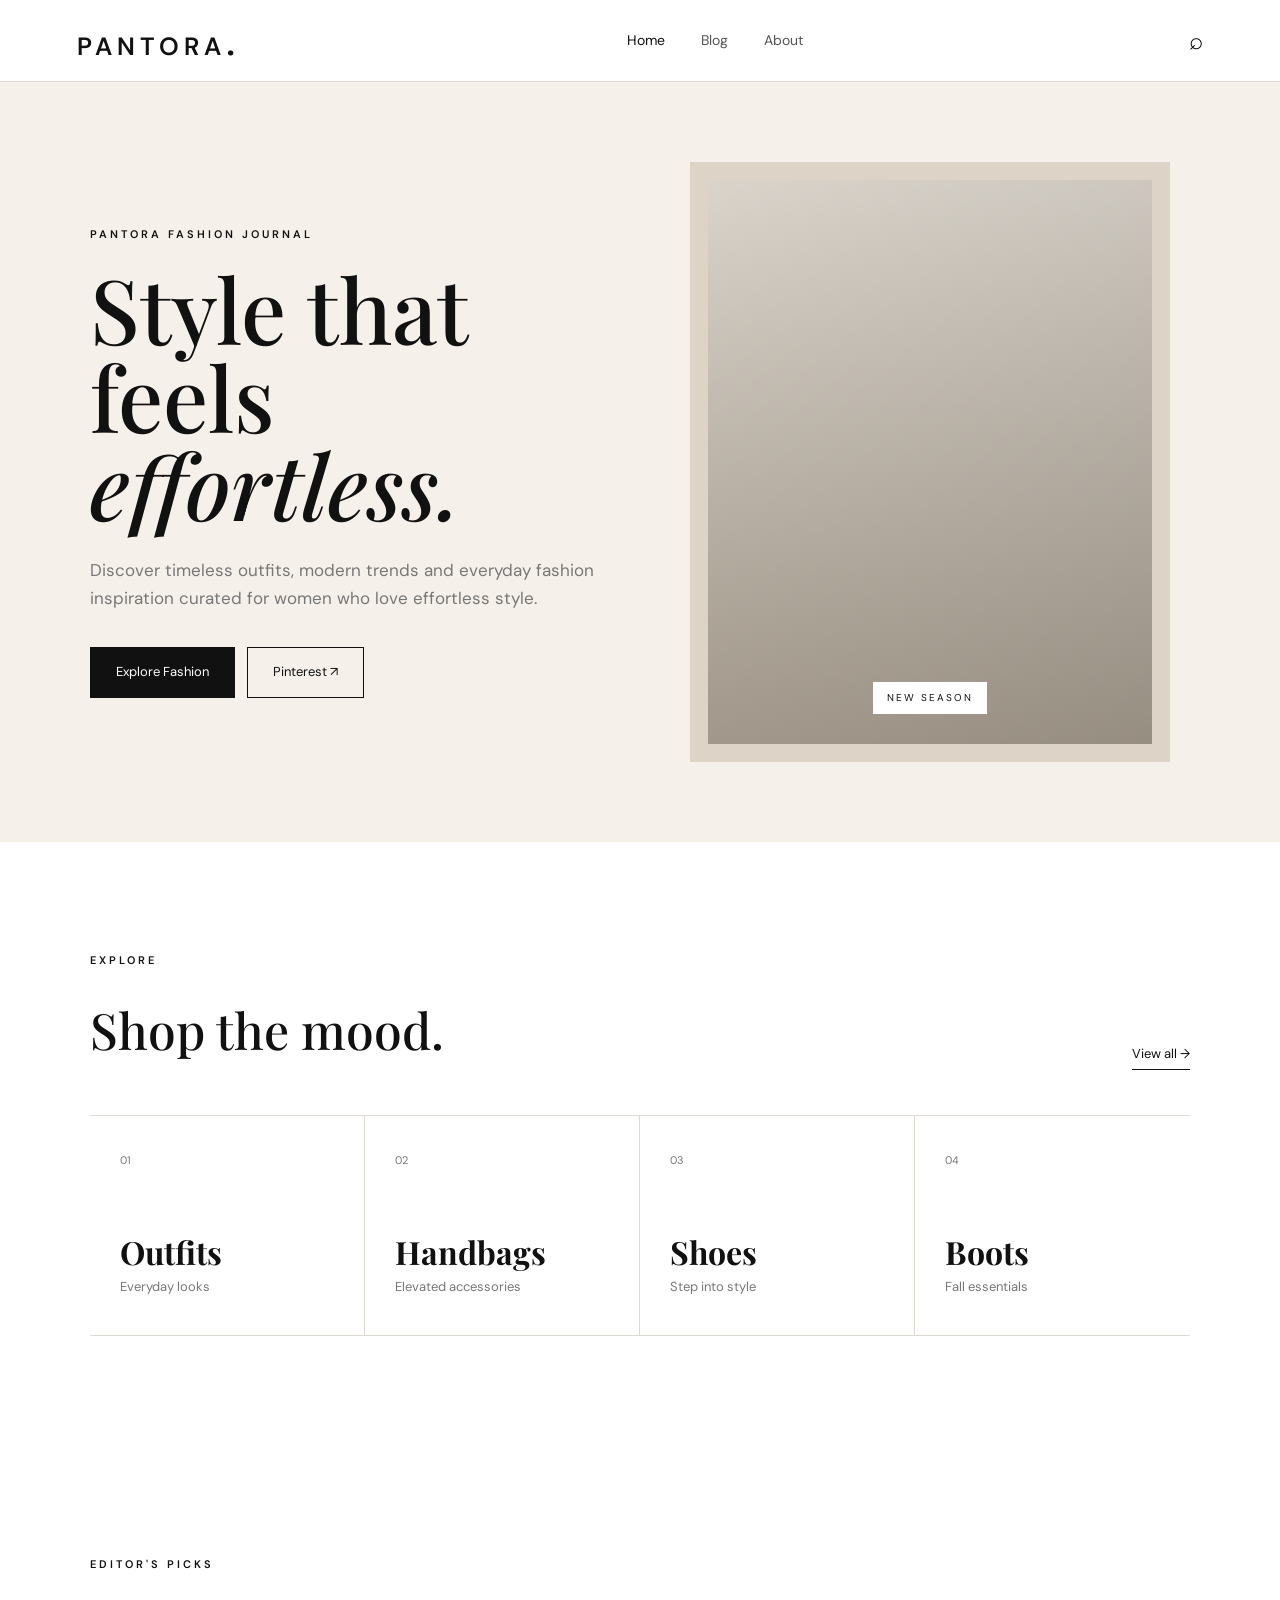
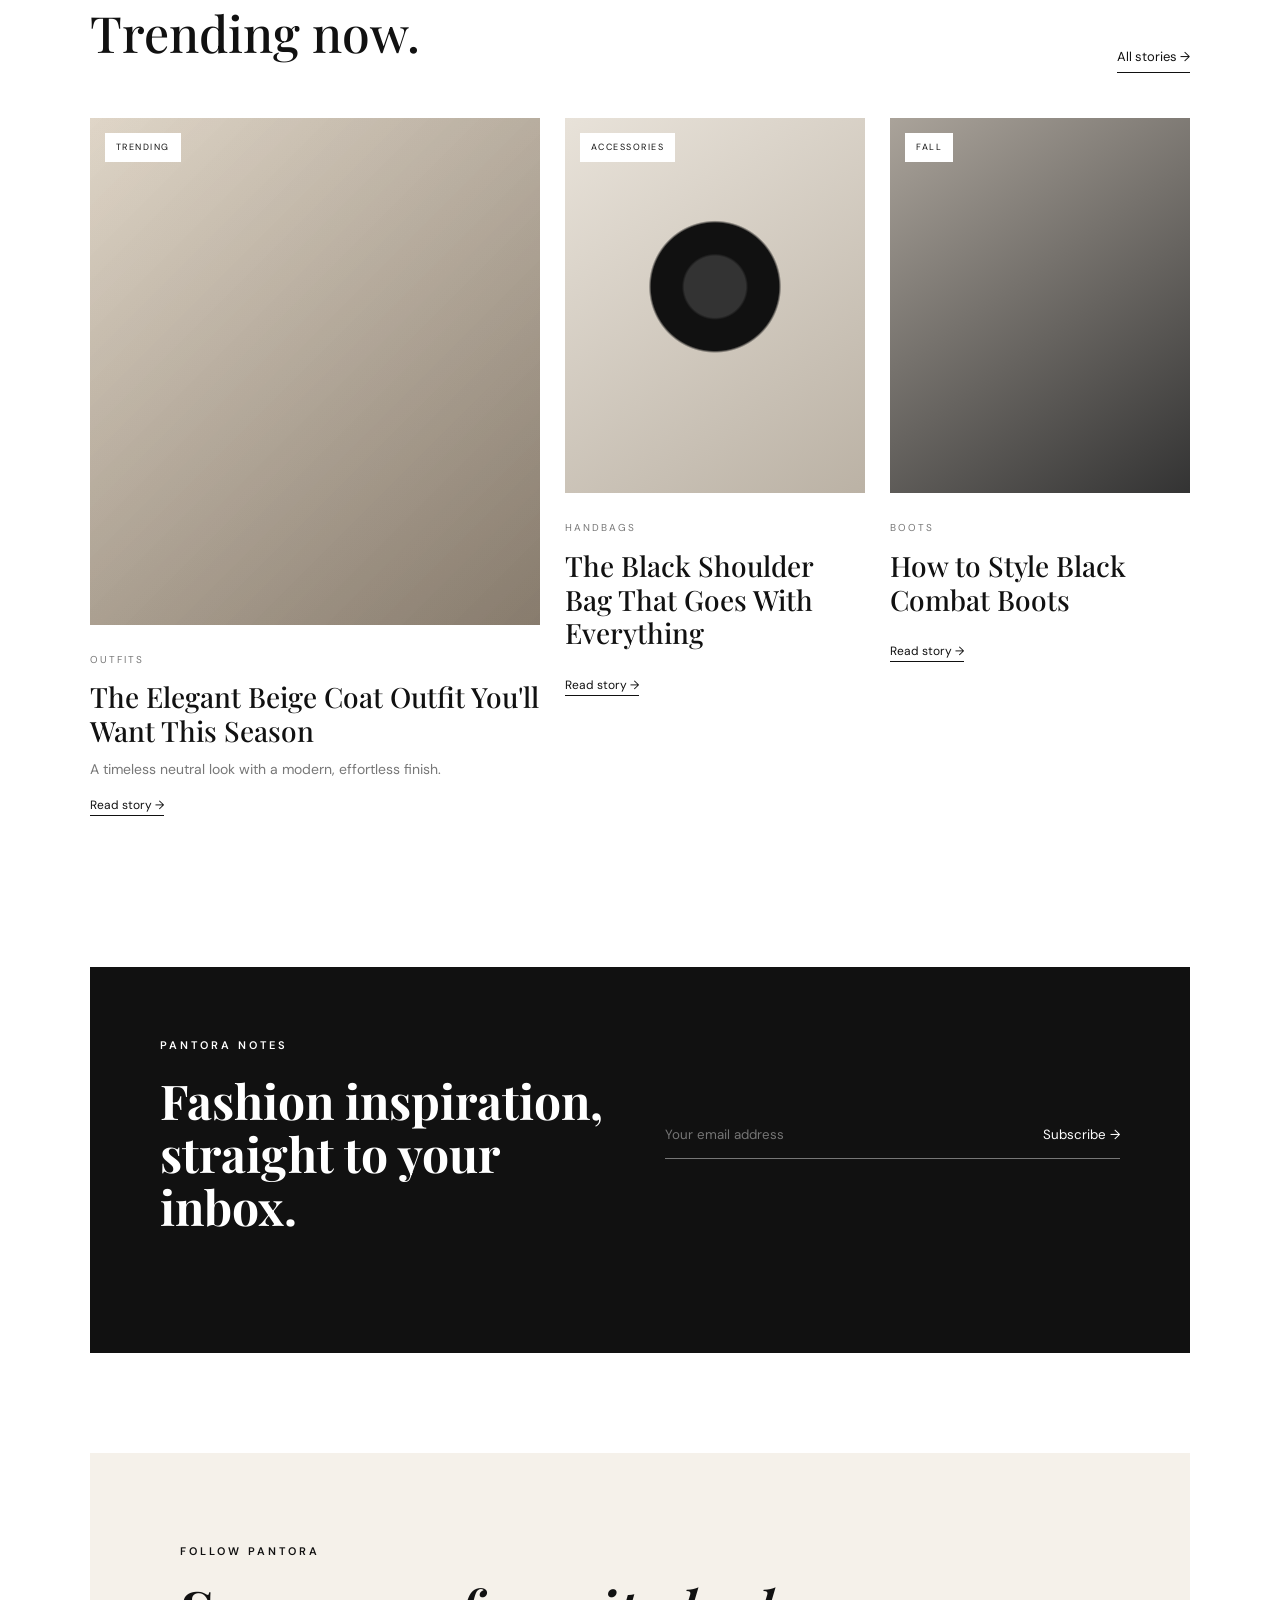
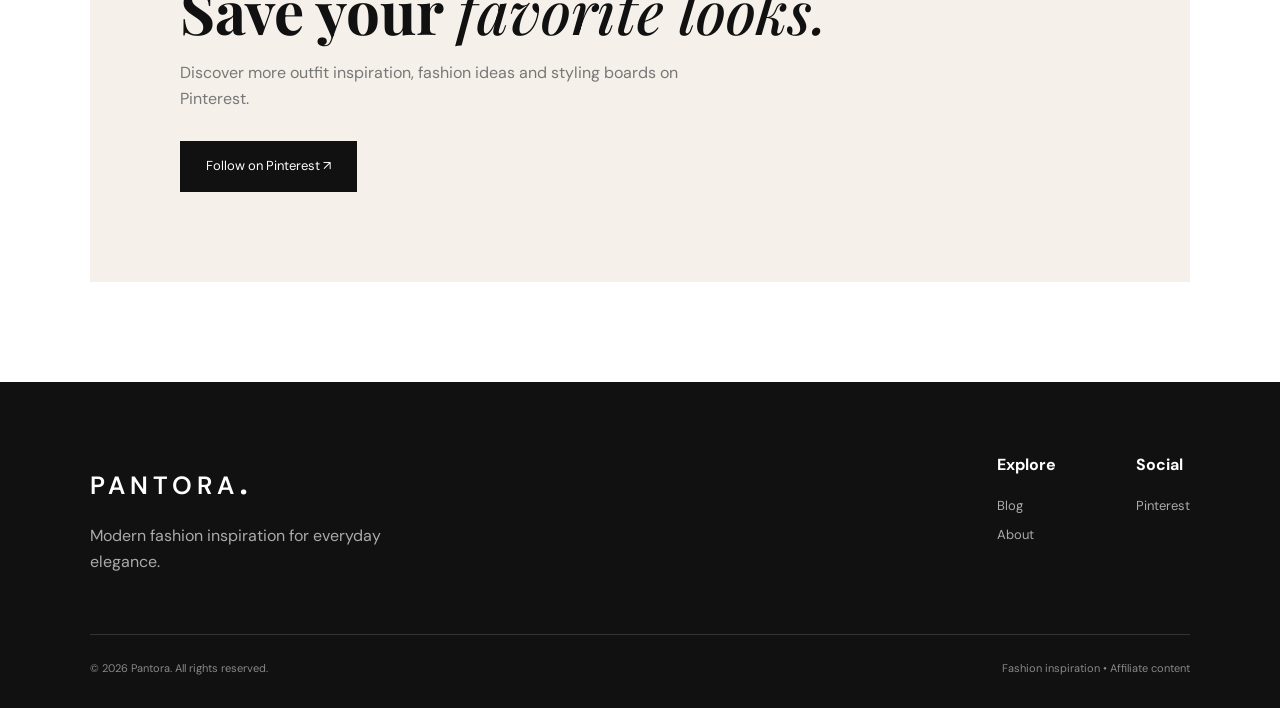
<file: index.html>
<!DOCTYPE html>
<html lang="en">
<head>
    <meta charset="UTF-8">
    <meta name="p:domain_verify" content="810a0c16a9f5f5f10b483febbb615e4e">

    <title>Pantora | Women's Fashion & Outfit Ideas</title>
    <meta name="description" content="Pantora brings stylish women's outfit ideas, fashion trends, handbags, shoes, boots and everyday style inspiration.">

    <link rel="stylesheet" href="style.css">
</head>

<body>

<header class="navbar">

    <a href="index.html" class="logo">
        PANTORA<span>.</span>
    </a>

    <nav id="navMenu">
        <a href="index.html" class="active">Home</a>
        <a href="blog.html">Blog</a>
        <a href="about.html">About</a>
    </nav>

    <div class="nav-actions">
        <button id="searchOpen" aria-label="Search">⌕</button>
        <button id="menuBtn" aria-label="Menu">☰</button>
    </div>

</header>


<!-- Search -->

<div class="search-overlay" id="searchOverlay">

    <button class="close-search" id="searchClose">×</button>

    <div class="search-box">
        <span>⌕</span>
        <input
            type="text"
            id="searchInput"
            placeholder="Search fashion, bags, shoes..."
        >
    </div>

    <div id="searchResults"></div>

</div>


<main>

    <!-- Hero -->

    <section class="hero">

        <div class="hero-content">

            <p class="eyebrow">PANTORA FASHION JOURNAL</p>

            <h1>
                Style that feels
                <em>effortless.</em>
            </h1>

            <p class="hero-text">
                Discover timeless outfits, modern trends and everyday
                fashion inspiration curated for women who love effortless style.
            </p>

            <div class="hero-buttons">

                <a href="blog.html" class="btn primary">
                    Explore Fashion
                </a>

                <a href="https://www.pinterest.com/pantorafashion/"
                   target="_blank"
                   class="btn secondary">
                    Pinterest ↗
                </a>

            </div>

        </div>

        <div class="hero-image">

            <div class="hero-card">

                <div class="hero-model">
                    <span>NEW SEASON</span>
                </div>

            </div>

        </div>

    </section>


    <!-- Categories -->

    <section class="section">

        <div class="section-heading">

            <div>
                <p class="eyebrow">EXPLORE</p>
                <h2>Shop the mood.</h2>
            </div>

            <a href="blog.html">View all →</a>

        </div>


        <div class="categories">

            <a href="blog.html?category=outfits" class="category-card">
                <span>01</span>
                <h3>Outfits</h3>
                <p>Everyday looks</p>
            </a>

            <a href="blog.html?category=bags" class="category-card">
                <span>02</span>
                <h3>Handbags</h3>
                <p>Elevated accessories</p>
            </a>

            <a href="blog.html?category=shoes" class="category-card">
                <span>03</span>
                <h3>Shoes</h3>
                <p>Step into style</p>
            </a>

            <a href="blog.html?category=boots" class="category-card">
                <span>04</span>
                <h3>Boots</h3>
                <p>Fall essentials</p>
            </a>

        </div>

    </section>


    <!-- Featured -->

    <section class="section featured-section">

        <div class="section-heading">

            <div>
                <p class="eyebrow">EDITOR'S PICKS</p>
                <h2>Trending now.</h2>
            </div>

            <a href="blog.html">All stories →</a>

        </div>


        <div class="post-grid">

            <article class="post-card large">

                <a href="post.html?id=beige-coat">

                    <div class="post-image beige-coat">
                        <span class="image-label">TRENDING</span>
                    </div>

                    <div class="post-info">

                        <span class="category">OUTFITS</span>

                        <h3>
                            The Elegant Beige Coat Outfit
                            You'll Want This Season
                        </h3>

                        <p>
                            A timeless neutral look with a modern,
                            effortless finish.
                        </p>

                        <span class="read-more">
                            Read story →
                        </span>

                    </div>

                </a>

            </article>


            <article class="post-card">

                <a href="post.html?id=black-bag">

                    <div class="post-image black-bag">
                        <span class="image-label">ACCESSORIES</span>
                    </div>

                    <div class="post-info">

                        <span class="category">HANDBAGS</span>

                        <h3>
                            The Black Shoulder Bag
                            That Goes With Everything
                        </h3>

                        <span class="read-more">
                            Read story →
                        </span>

                    </div>

                </a>

            </article>


            <article class="post-card">

                <a href="post.html?id=combat-boots">

                    <div class="post-image combat-boots">
                        <span class="image-label">FALL</span>
                    </div>

                    <div class="post-info">

                        <span class="category">BOOTS</span>

                        <h3>
                            How to Style Black Combat Boots
                        </h3>

                        <span class="read-more">
                            Read story →
                        </span>

                    </div>

                </a>

            </article>

        </div>

    </section>


    <!-- Newsletter -->

    <section class="newsletter">

        <div>

            <p class="eyebrow">PANTORA NOTES</p>

            <h2>
                Fashion inspiration,
                straight to your inbox.
            </h2>

        </div>

        <form id="newsletterForm">

            <input
                type="email"
                id="emailInput"
                placeholder="Your email address"
                required
            >

            <button type="submit">
                Subscribe →
            </button>

        </form>

        <p class="form-message" id="formMessage"></p>

    </section>


    <!-- Pinterest -->

    <section class="pinterest-section">

        <div>

            <p class="eyebrow">FOLLOW PANTORA</p>

            <h2>
                Save your
                <em>favorite looks.</em>
            </h2>

            <p>
                Discover more outfit inspiration,
                fashion ideas and styling boards on Pinterest.
            </p>

            <a
                href="https://www.pinterest.com/pantorafashion/"
                target="_blank"
                class="btn primary"
            >
                Follow on Pinterest ↗
            </a>

        </div>

    </section>

</main>


<footer>

    <div class="footer-top">

        <div>

            <a href="index.html" class="logo">
                PANTORA<span>.</span>
            </a>

            <p>
                Modern fashion inspiration
                for everyday elegance.
            </p>

        </div>


        <div class="footer-links">

            <div>
                <h4>Explore</h4>
                <a href="blog.html">Blog</a>
                <a href="about.html">About</a>
            </div>

            <div>
                <h4>Social</h4>
                <a href="https://www.pinterest.com/pantorafashion/"
                   target="_blank">
                    Pinterest
                </a>
            </div>

        </div>

    </div>


    <div class="footer-bottom">

        <span>© 2026 Pantora. All rights reserved.</span>

        <span>
            Fashion inspiration • Affiliate content
        </span>

    </div>

</footer>


<script src="script.js"></script>

</body>
</html>
</file>
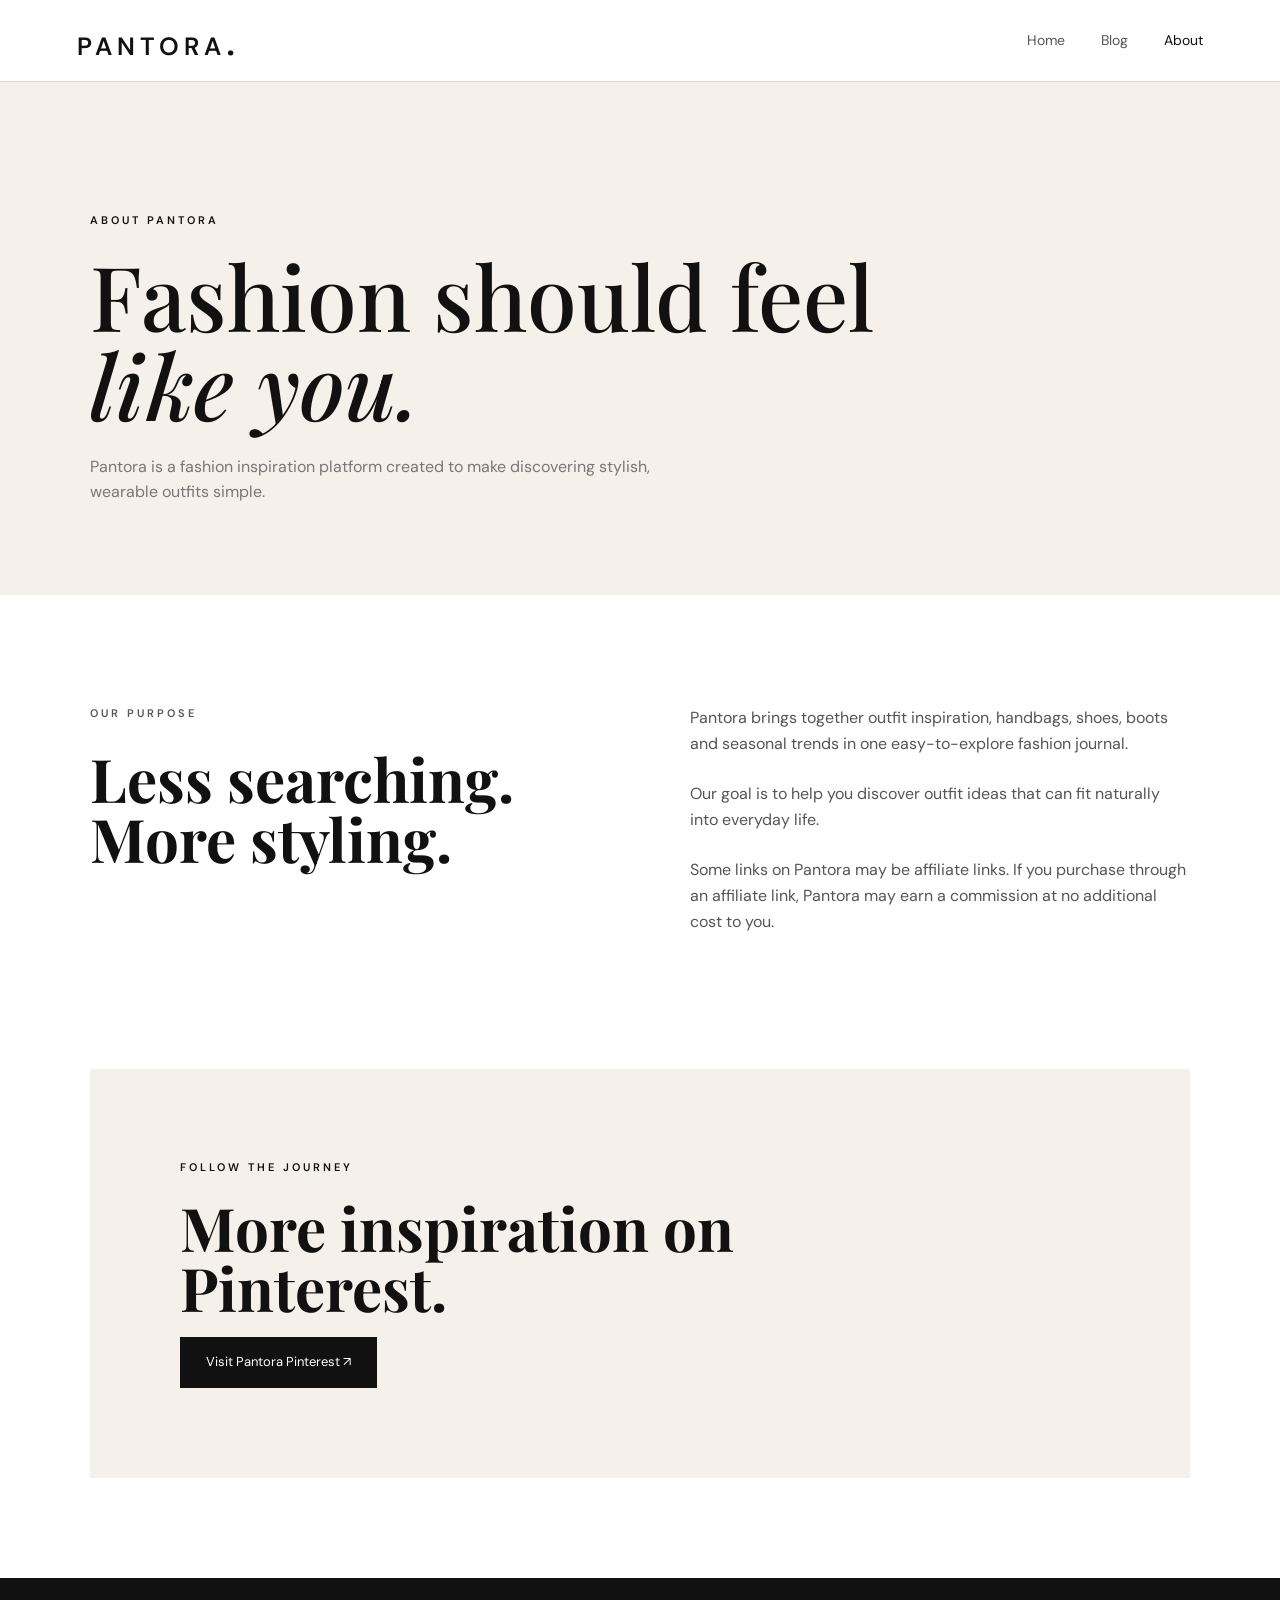
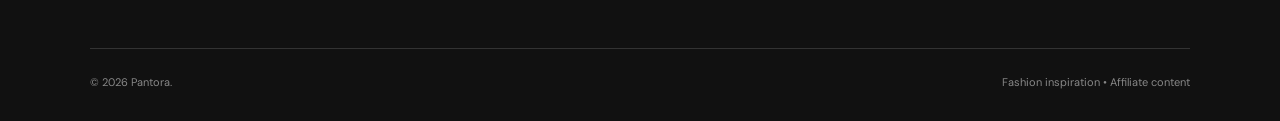
<file: about.html>
<!DOCTYPE html>
<html lang="en">

<head>

    <meta charset="UTF-8">

    <meta
        name="viewport"
        content="width=device-width, initial-scale=1.0"
    >

    <title>About Pantora</title>

    <meta
        name="description"
        content="Learn more about Pantora, a fashion inspiration platform for modern women's style."
    >

    <link rel="stylesheet" href="style.css">

</head>


<body>


<header class="navbar">

    <a href="index.html" class="logo">
        PANTORA<span>.</span>
    </a>

    <nav>

        <a href="index.html">
            Home
        </a>

        <a href="blog.html">
            Blog
        </a>

        <a href="about.html" class="active">
            About
        </a>

    </nav>

</header>


<main>


<section class="about-hero">

    <p class="eyebrow">
        ABOUT PANTORA
    </p>

    <h1>
        Fashion should feel
        <em>like you.</em>
    </h1>

    <p>
        Pantora is a fashion inspiration platform
        created to make discovering stylish,
        wearable outfits simple.
    </p>

</section>


<section class="about-content">

    <div>

        <p class="eyebrow">
            OUR PURPOSE
        </p>

        <h2>
            Less searching.
            More styling.
        </h2>

    </div>


    <div>

        <p>
            Pantora brings together outfit inspiration,
            handbags, shoes, boots and seasonal trends
            in one easy-to-explore fashion journal.
        </p>

        <p>
            Our goal is to help you discover
            outfit ideas that can fit naturally
            into everyday life.
        </p>

        <p>
            Some links on Pantora may be affiliate
            links. If you purchase through an affiliate
            link, Pantora may earn a commission at
            no additional cost to you.
        </p>

    </div>

</section>


<section class="pinterest-section">

    <p class="eyebrow">
        FOLLOW THE JOURNEY
    </p>

    <h2>
        More inspiration on Pinterest.
    </h2>

    <a
        href="https://www.pinterest.com/pantorafashion/"
        target="_blank"
        class="btn primary"
    >
        Visit Pantora Pinterest ↗
    </a>

</section>


</main>


<footer>

    <div class="footer-bottom">

        <span>
            © 2026 Pantora.
        </span>

        <span>
            Fashion inspiration • Affiliate content
        </span>

    </div>

</footer>


</body>
</html>
</file>
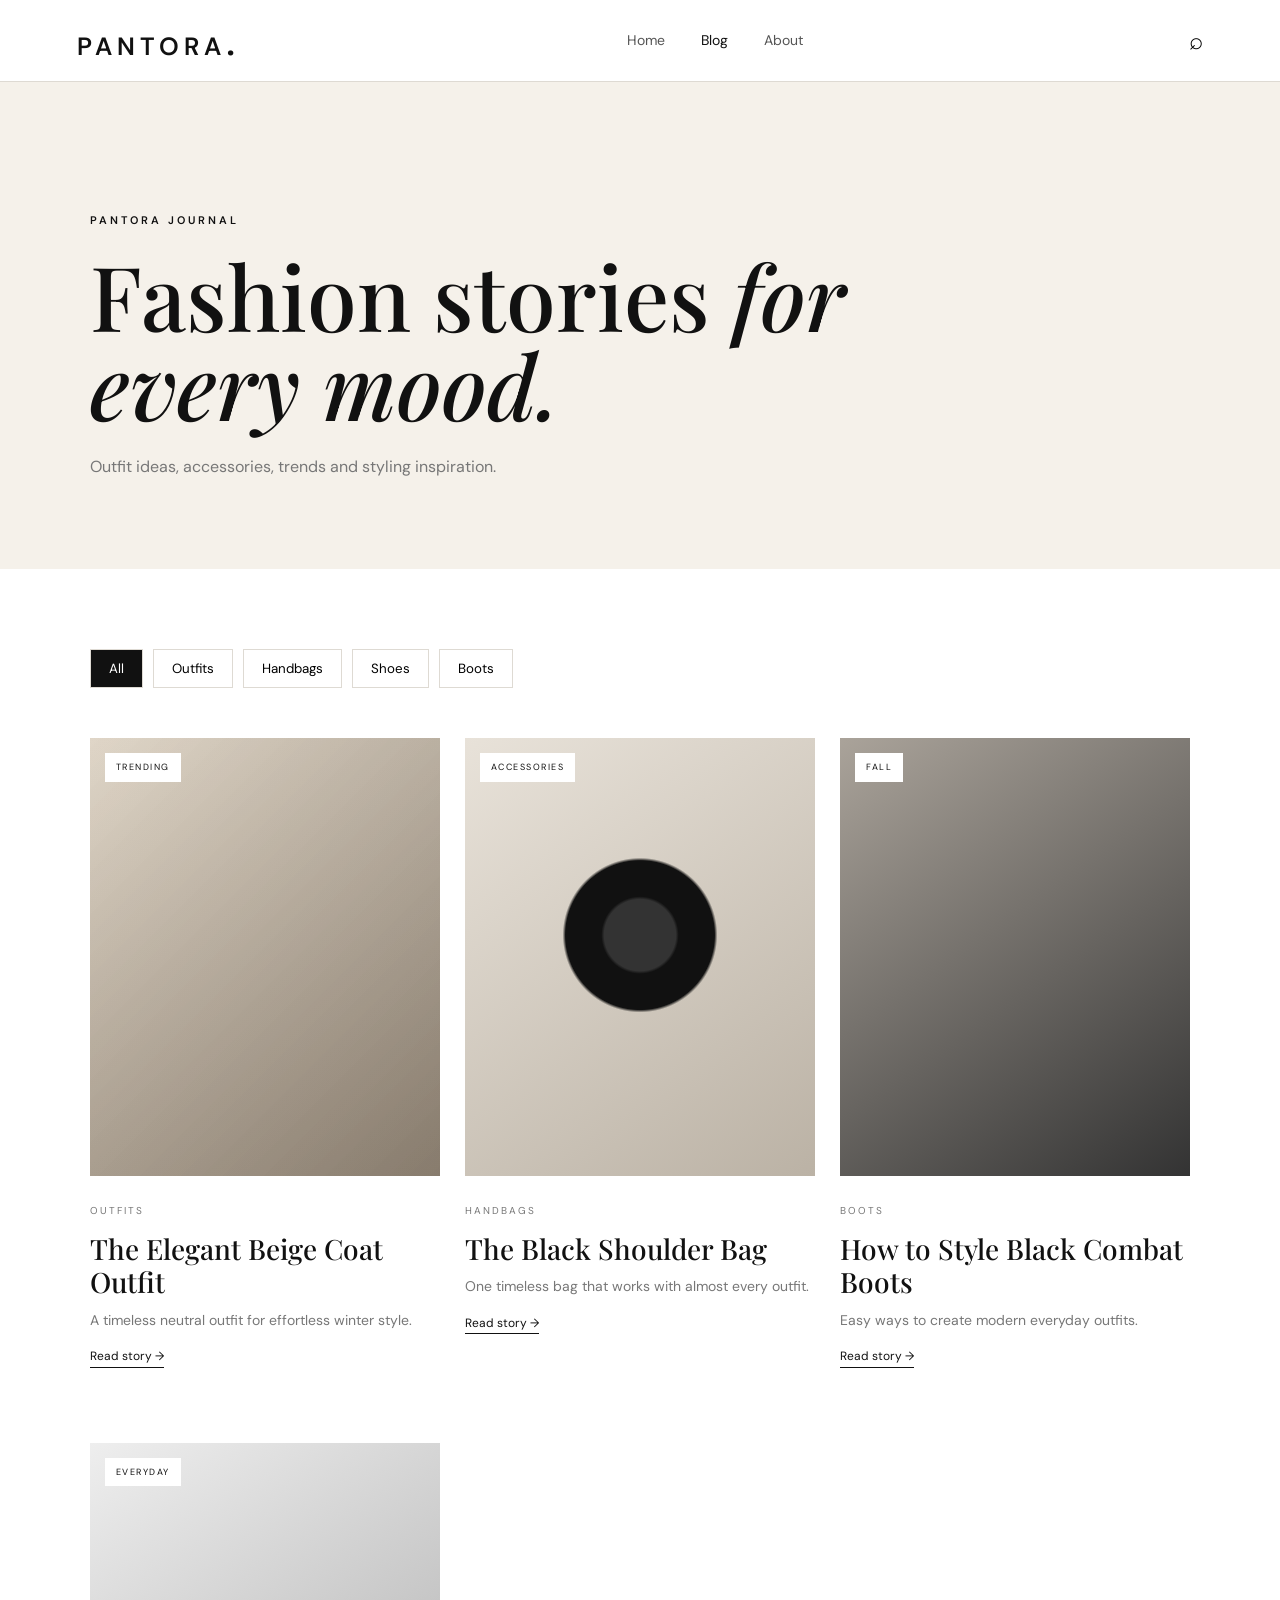
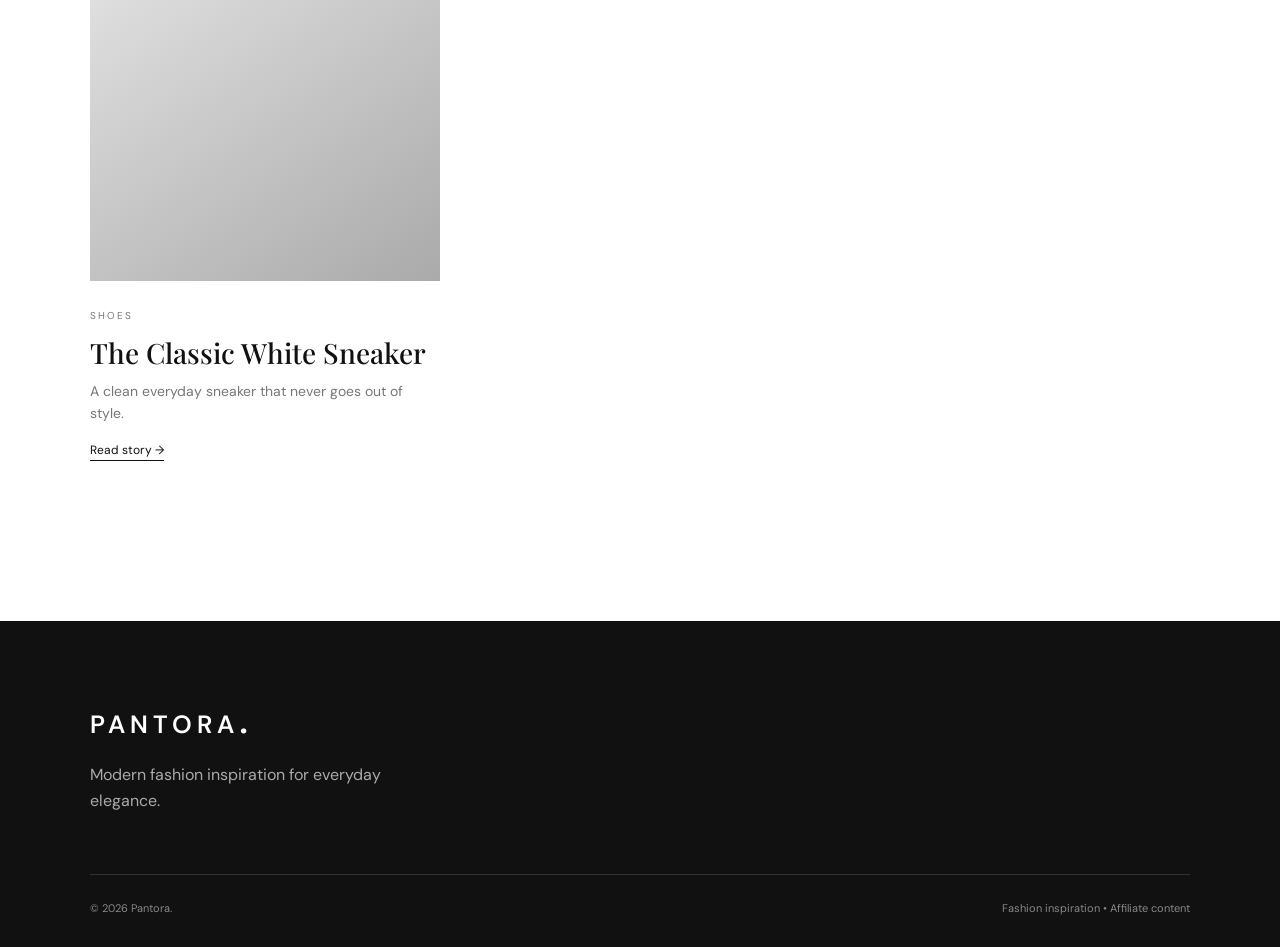
<file: blog.html>
<!DOCTYPE html>
<html lang="en">

<head>

    <meta charset="UTF-8">

    <meta
        name="viewport"
        content="width=device-width, initial-scale=1.0"
    >

    <title>Fashion Blog | Pantora</title>

    <meta
        name="description"
        content="Explore Pantora's latest women's fashion, outfit, handbag, shoe and boot inspiration."
    >

    <link rel="stylesheet" href="style.css">

</head>


<body>


<header class="navbar">

    <a href="index.html" class="logo">
        PANTORA<span>.</span>
    </a>

    <nav id="navMenu">

        <a href="index.html">Home</a>

        <a href="blog.html" class="active">
            Blog
        </a>

        <a href="about.html">
            About
        </a>

    </nav>


    <div class="nav-actions">

        <button id="searchOpen">
            ⌕
        </button>

        <button id="menuBtn">
            ☰
        </button>

    </div>

</header>


<div class="search-overlay" id="searchOverlay">

    <button
        class="close-search"
        id="searchClose"
    >
        ×
    </button>

    <div class="search-box">

        <span>⌕</span>

        <input
            type="text"
            id="searchInput"
            placeholder="Search fashion..."
        >

    </div>

    <div id="searchResults"></div>

</div>


<main>


<section class="page-header">

    <p class="eyebrow">
        PANTORA JOURNAL
    </p>

    <h1>
        Fashion stories
        <em>for every mood.</em>
    </h1>

    <p>
        Outfit ideas, accessories, trends and
        styling inspiration.
    </p>

</section>


<section class="blog-container">


<div class="filters">

    <button class="filter active" data-category="all">
        All
    </button>

    <button class="filter" data-category="outfits">
        Outfits
    </button>

    <button class="filter" data-category="bags">
        Handbags
    </button>

    <button class="filter" data-category="shoes">
        Shoes
    </button>

    <button class="filter" data-category="boots">
        Boots
    </button>

</div>


<div class="blog-grid" id="blogGrid">


<article
    class="blog-post"
    data-category="outfits"
    data-title="Elegant Beige Coat Outfit"
>

    <a href="post.html?id=beige-coat">

        <div class="post-image beige-coat">
            <span class="image-label">
                TRENDING
            </span>
        </div>

        <div class="post-info">

            <span class="category">
                OUTFITS
            </span>

            <h2>
                The Elegant Beige Coat Outfit
            </h2>

            <p>
                A timeless neutral outfit
                for effortless winter style.
            </p>

            <span class="read-more">
                Read story →
            </span>

        </div>

    </a>

</article>


<article
    class="blog-post"
    data-category="bags"
    data-title="Black Shoulder Bag"
>

    <a href="post.html?id=black-bag">

        <div class="post-image black-bag">
            <span class="image-label">
                ACCESSORIES
            </span>
        </div>

        <div class="post-info">

            <span class="category">
                HANDBAGS
            </span>

            <h2>
                The Black Shoulder Bag
            </h2>

            <p>
                One timeless bag that works
                with almost every outfit.
            </p>

            <span class="read-more">
                Read story →
            </span>

        </div>

    </a>

</article>


<article
    class="blog-post"
    data-category="boots"
    data-title="Black Combat Boots"
>

    <a href="post.html?id=combat-boots">

        <div class="post-image combat-boots">
            <span class="image-label">
                FALL
            </span>
        </div>

        <div class="post-info">

            <span class="category">
                BOOTS
            </span>

            <h2>
                How to Style Black Combat Boots
            </h2>

            <p>
                Easy ways to create modern
                everyday outfits.
            </p>

            <span class="read-more">
                Read story →
            </span>

        </div>

    </a>

</article>


<article
    class="blog-post"
    data-category="shoes"
    data-title="White Sneakers"
>

    <a href="post.html?id=white-sneakers">

        <div class="post-image white-sneakers">

            <span class="image-label">
                EVERYDAY
            </span>

        </div>

        <div class="post-info">

            <span class="category">
                SHOES
            </span>

            <h2>
                The Classic White Sneaker
            </h2>

            <p>
                A clean everyday sneaker
                that never goes out of style.
            </p>

            <span class="read-more">
                Read story →
            </span>

        </div>

    </a>

</article>


</div>

</section>

</main>


<footer>

    <div class="footer-top">

        <div>

            <a href="index.html" class="logo">
                PANTORA<span>.</span>
            </a>

            <p>
                Modern fashion inspiration
                for everyday elegance.
            </p>

        </div>

    </div>


    <div class="footer-bottom">

        <span>
            © 2026 Pantora.
        </span>

        <span>
            Fashion inspiration • Affiliate content
        </span>

    </div>

</footer>


<script src="script.js"></script>

</body>
</html>
</file>
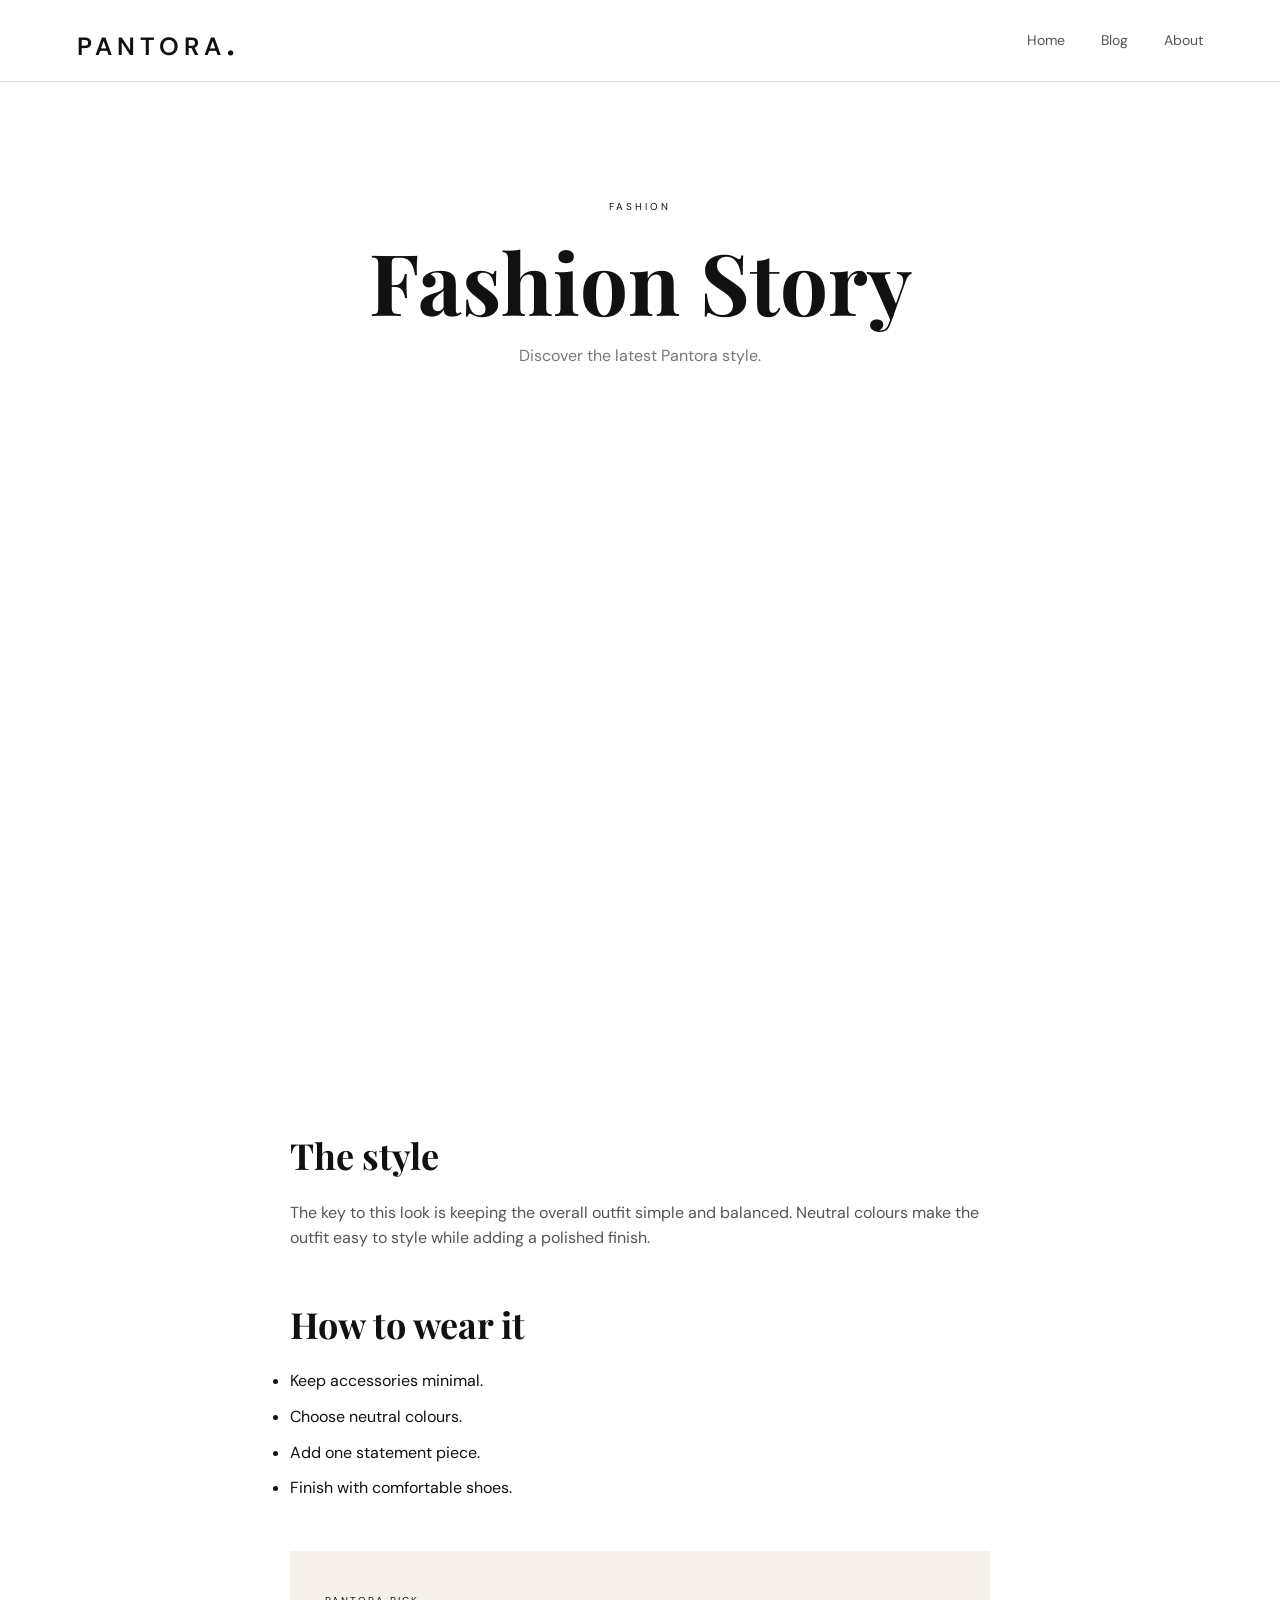
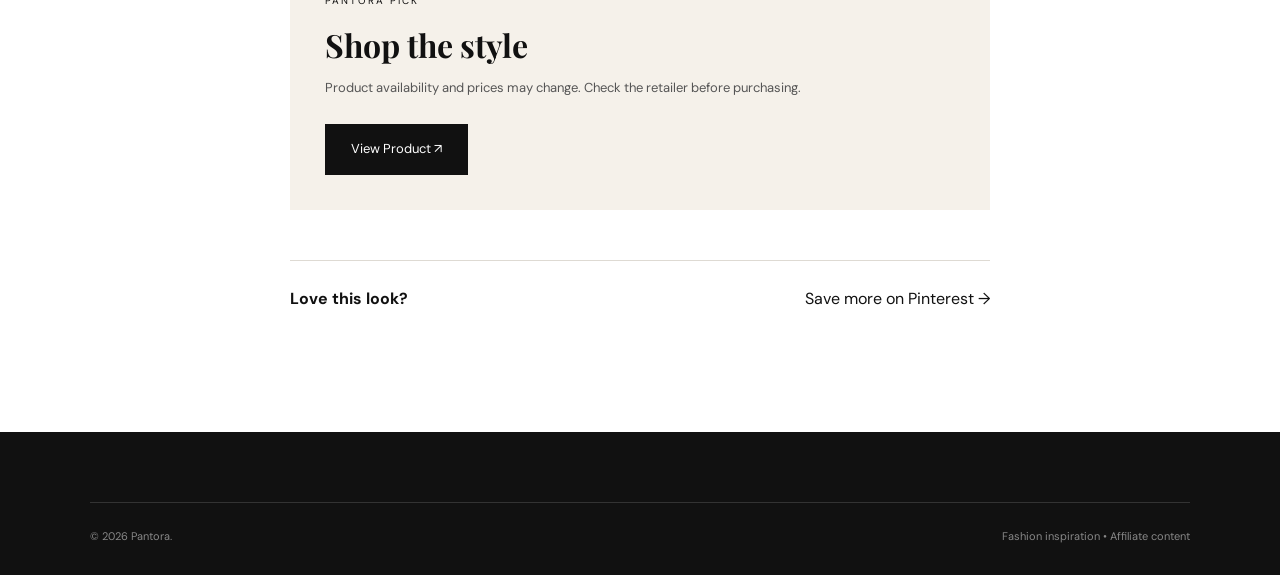
<file: post.html>
<!DOCTYPE html>
<html lang="en">

<head>

    <meta charset="UTF-8">

    <meta
        name="viewport"
        content="width=device-width, initial-scale=1.0"
    >

    <title>Pantora Fashion Story</title>

    <link rel="stylesheet" href="style.css">

</head>


<body>


<header class="navbar">

    <a href="index.html" class="logo">
        PANTORA<span>.</span>
    </a>

    <nav>

        <a href="index.html">
            Home
        </a>

        <a href="blog.html">
            Blog
        </a>

        <a href="about.html">
            About
        </a>

    </nav>

</header>


<main>

<section class="article-header">

    <span id="articleCategory">
        FASHION
    </span>

    <h1 id="articleTitle">
        Fashion Story
    </h1>

    <p id="articleDescription">
        Discover the latest Pantora style.
    </p>

</section>


<div class="article-image" id="articleImage"></div>


<article class="article-content">

    <p id="articleText"></p>


    <h2>
        The style
    </h2>

    <p>
        The key to this look is keeping the
        overall outfit simple and balanced.
        Neutral colours make the outfit easy
        to style while adding a polished finish.
    </p>


    <h2>
        How to wear it
    </h2>

    <ul>

        <li>
            Keep accessories minimal.
        </li>

        <li>
            Choose neutral colours.
        </li>

        <li>
            Add one statement piece.
        </li>

        <li>
            Finish with comfortable shoes.
        </li>

    </ul>


    <div class="affiliate-box">

        <span>
            PANTORA PICK
        </span>

        <h3>
            Shop the style
        </h3>

        <p>
            Product availability and prices
            may change. Check the retailer
            before purchasing.
        </p>

        <a
            href="#"
            class="btn primary"
            id="shopButton"
            target="_blank"
            rel="nofollow sponsored"
        >
            View Product ↗
        </a>

    </div>


    <div class="article-share">

        <strong>
            Love this look?
        </strong>

        <a
            href="https://www.pinterest.com/pantorafashion/"
            target="_blank"
        >
            Save more on Pinterest →
        </a>

    </div>

</article>

</main>


<footer>

    <div class="footer-bottom">

        <span>
            © 2026 Pantora.
        </span>

        <span>
            Fashion inspiration • Affiliate content
        </span>

    </div>

</footer>


<script src="script.js"></script>

</body>
</html>
</file>
<file: style.css>
@import url('https://fonts.googleapis.com/css2?family=DM+Sans:wght@400;500;600&family=Playfair+Display:ital,wght@0,500;0,600;1,500;1,600&display=swap');


:root {

    --black: #111111;
    --dark: #1b1b1b;
    --cream: #f5f1ea;
    --white: #ffffff;
    --gray: #777777;
    --line: #dedad3;
    --soft: #ebe5dc;

}


* {

    margin: 0;
    padding: 0;
    box-sizing: border-box;

}


html {

    scroll-behavior: smooth;

}


body {

    font-family: "DM Sans", sans-serif;

    color: var(--black);

    background: var(--white);

    line-height: 1.6;

}


a {

    color: inherit;

    text-decoration: none;

}


button,
input {

    font-family: inherit;

}


.navbar {

    height: 82px;

    padding: 0 6%;

    display: flex;

    align-items: center;

    justify-content: space-between;

    border-bottom: 1px solid var(--line);

    background: rgba(255,255,255,.94);

    backdrop-filter: blur(15px);

    position: sticky;

    top: 0;

    z-index: 1000;

}


.logo {

    font-size: 25px;

    font-weight: 600;

    letter-spacing: 5px;

}


.logo span {

    font-family: "Playfair Display", serif;

    font-size: 35px;

}


nav {

    display: flex;

    gap: 36px;

}


nav a {

    font-size: 14px;

    color: #555;

    transition: .25s;

}


nav a:hover,
nav a.active {

    color: var(--black);

}


.nav-actions {

    display: flex;

    gap: 12px;

}


.nav-actions button {

    border: 0;

    background: none;

    cursor: pointer;

    font-size: 24px;

}


#menuBtn {

    display: none;

}


.hero {

    min-height: 720px;

    background: var(--cream);

    padding: 80px 7%;

    display: grid;

    grid-template-columns: 1fr 1fr;

    align-items: center;

    gap: 60px;

}


.eyebrow {

    font-size: 11px;

    letter-spacing: 3px;

    font-weight: 600;

    margin-bottom: 20px;

}


.hero h1 {

    font-family: "Playfair Display", serif;

    font-size: clamp(55px, 7vw, 100px);

    line-height: .98;

    font-weight: 500;

    max-width: 650px;

}


.hero h1 em,
.page-header h1 em,
.about-hero h1 em,
.pinterest-section h2 em {

    font-weight: 500;

}


.hero-text {

    max-width: 520px;

    color: var(--gray);

    margin-top: 30px;

    font-size: 17px;

}


.hero-buttons {

    display: flex;

    gap: 12px;

    margin-top: 35px;

}


.btn {

    display: inline-flex;

    align-items: center;

    justify-content: center;

    padding: 14px 25px;

    border: 1px solid var(--black);

    font-size: 13px;

    transition: .3s;

}


.btn.primary {

    background: var(--black);

    color: white;

}


.btn.primary:hover {

    background: #333;

}


.btn.secondary:hover {

    background: var(--black);

    color: white;

}


.hero-image {

    display: flex;

    justify-content: center;

}


.hero-card {

    width: min(480px, 100%);

    aspect-ratio: 4 / 5;

    background: #ddd4c7;

    padding: 18px;

}


.hero-model {

    height: 100%;

    background:
        linear-gradient(
            145deg,
            rgba(0,0,0,.02),
            rgba(0,0,0,.18)
        ),
        linear-gradient(
            180deg,
            #ded8cf,
            #b8ad9e
        );

    display: flex;

    align-items: flex-end;

    justify-content: center;

    padding-bottom: 30px;

}


.hero-model span {

    background: white;

    padding: 8px 14px;

    font-size: 10px;

    letter-spacing: 2px;

}


.section {

    padding: 110px 7%;

}


.section-heading {

    display: flex;

    justify-content: space-between;

    align-items: end;

    margin-bottom: 45px;

}


.section-heading h2 {

    font-family: "Playfair Display", serif;

    font-size: 50px;

    font-weight: 500;

}


.section-heading > a {

    border-bottom: 1px solid;

    padding-bottom: 4px;

    font-size: 13px;

}


.categories {

    display: grid;

    grid-template-columns: repeat(4, 1fr);

    border-top: 1px solid var(--line);

}


.category-card {

    min-height: 220px;

    padding: 30px;

    border-right: 1px solid var(--line);

    border-bottom: 1px solid var(--line);

    transition: .3s;

}


.category-card:last-child {

    border-right: 0;

}


.category-card:hover {

    background: var(--cream);

}


.category-card span {

    font-size: 11px;

    color: var(--gray);

}


.category-card h3 {

    font-family: "Playfair Display", serif;

    font-size: 32px;

    margin-top: 55px;

}


.category-card p {

    color: var(--gray);

    font-size: 13px;

}


.post-grid {

    display: grid;

    grid-template-columns: 1.5fr 1fr 1fr;

    gap: 25px;

}


.post-image {

    aspect-ratio: 4 / 5;

    position: relative;

    overflow: hidden;

    transition: .5s;

}


.post-card.large .post-image {

    aspect-ratio: 4 / 4.5;

}


.post-card:hover .post-image {

    transform: translateY(-4px);

}


.image-label {

    position: absolute;

    top: 15px;

    left: 15px;

    background: white;

    padding: 7px 11px;

    font-size: 9px;

    letter-spacing: 1.5px;

}


.beige-coat {

    background:
        linear-gradient(
            135deg,
            rgba(255,255,255,.05),
            rgba(0,0,0,.2)
        ),
        linear-gradient(
            145deg,
            #ded4c5,
            #a99a88
        );

}


.black-bag {

    background:
        radial-gradient(
            circle at 50% 45%,
            #333 0 12%,
            #111 13% 25%,
            transparent 26%
        ),
        linear-gradient(
            145deg,
            #e8e2d9,
            #bbb2a5
        );

}


.combat-boots {

    background:
        linear-gradient(
            145deg,
            #aaa39a,
            #333
        );

}


.white-sneakers {

    background:
        linear-gradient(
            145deg,
            #eee,
            #aaa
        );

}


.post-info {

    padding: 20px 0 40px;

}


.category {

    font-size: 10px;

    letter-spacing: 2px;

    color: var(--gray);

}


.post-info h3,
.post-info h2 {

    font-family: "Playfair Display", serif;

    font-weight: 500;

    font-size: 28px;

    line-height: 1.2;

    margin: 10px 0;

}


.post-info p {

    color: var(--gray);

    font-size: 14px;

}


.read-more {

    display: inline-block;

    margin-top: 16px;

    font-size: 12px;

    border-bottom: 1px solid;

}


.newsletter {

    margin: 0 7% 100px;

    background: var(--black);

    color: white;

    padding: 70px;

    display: grid;

    grid-template-columns: 1fr 1fr;

    gap: 50px;

    align-items: center;

}


.newsletter h2 {

    font-family: "Playfair Display", serif;

    font-size: 48px;

    line-height: 1.1;

    max-width: 550px;

}


.newsletter form {

    display: flex;

    border-bottom: 1px solid #777;

}


.newsletter input {

    flex: 1;

    padding: 15px 0;

    background: transparent;

    border: 0;

    outline: 0;

    color: white;

}


.newsletter button {

    border: 0;

    background: transparent;

    color: white;

    cursor: pointer;

}


.form-message {

    grid-column: 2;

    font-size: 12px;

}


.pinterest-section {

    margin: 0 7% 100px;

    padding: 90px;

    background: var(--cream);

}


.pinterest-section h2 {

    font-family: "Playfair Display", serif;

    font-size: 60px;

    max-width: 700px;

    line-height: 1;

    margin-bottom: 20px;

}


.pinterest-section p:not(.eyebrow) {

    max-width: 550px;

    color: var(--gray);

    margin-bottom: 30px;

}


footer {

    background: #111;

    color: white;

    padding: 70px 7% 30px;

}


.footer-top {

    display: flex;

    justify-content: space-between;

    gap: 50px;

    padding-bottom: 60px;

}


.footer-top p {

    color: #aaa;

    max-width: 300px;

    margin-top: 15px;

}


.footer-links {

    display: flex;

    gap: 80px;

}


.footer-links div {

    display: flex;

    flex-direction: column;

    gap: 8px;

}


.footer-links h4 {

    margin-bottom: 10px;

}


.footer-links a {

    color: #aaa;

    font-size: 13px;

}


.footer-bottom {

    padding-top: 25px;

    border-top: 1px solid #333;

    display: flex;

    justify-content: space-between;

    color: #888;

    font-size: 11px;

}


.search-overlay {

    position: fixed;

    inset: 0;

    background: rgba(255,255,255,.98);

    z-index: 2000;

    padding: 120px 10%;

    display: none;

}


.search-overlay.open {

    display: block;

}


.close-search {

    position: absolute;

    right: 5%;

    top: 35px;

    border: 0;

    background: none;

    font-size: 35px;

    cursor: pointer;

}


.search-box {

    display: flex;

    align-items: center;

    border-bottom: 2px solid;

    padding: 15px 0;

}


.search-box span {

    font-size: 25px;

}


.search-box input {

    width: 100%;

    border: 0;

    outline: 0;

    padding: 10px;

    font-size: 30px;

    background: transparent;

}


#searchResults {

    margin-top: 30px;

}


.page-header,
.about-hero {

    padding: 130px 7% 90px;

    background: var(--cream);

}


.page-header h1,
.about-hero h1 {

    font-family: "Playfair Display", serif;

    font-size: clamp(55px, 7vw, 90px);

    line-height: 1;

    max-width: 900px;

    font-weight: 500;

}


.page-header > p:last-child,
.about-hero > p:last-child {

    max-width: 600px;

    margin-top: 25px;

    color: var(--gray);

}


.blog-container {

    padding: 80px 7% 120px;

}


.filters {

    display: flex;

    gap: 10px;

    flex-wrap: wrap;

    margin-bottom: 50px;

}


.filter {

    padding: 10px 18px;

    border: 1px solid var(--line);

    background: white;

    cursor: pointer;

}


.filter.active,
.filter:hover {

    background: var(--black);

    color: white;

}


.blog-grid {

    display: grid;

    grid-template-columns: repeat(3, 1fr);

    gap: 35px 25px;

}


.blog-post.hidden {

    display: none;

}


.article-header {

    text-align: center;

    padding: 110px 7% 60px;

}


.article-header span {

    font-size: 10px;

    letter-spacing: 3px;

}


.article-header h1 {

    font-family: "Playfair Display", serif;

    font-size: clamp(50px, 7vw, 85px);

    line-height: 1;

    max-width: 1000px;

    margin: 20px auto;

}


.article-header p {

    color: var(--gray);

}


.article-image {

    width: 86%;

    max-width: 1100px;

    aspect-ratio: 16 / 9;

    margin: auto;

}


.article-content {

    max-width: 750px;

    margin: 80px auto 120px;

    padding: 0 25px;

}


.article-content p {

    color: #555;

    margin-bottom: 25px;

}


.article-content h2 {

    font-family: "Playfair Display", serif;

    font-size: 36px;

    margin: 45px 0 15px;

}


.article-content li {

    margin: 10px 0;

}


.affiliate-box {

    background: var(--cream);

    padding: 35px;

    margin-top: 50px;

}


.affiliate-box > span {

    font-size: 10px;

    letter-spacing: 2px;

}


.affiliate-box h3 {

    font-family: "Playfair Display", serif;

    font-size: 32px;

    margin: 8px 0;

}


.affiliate-box p {

    font-size: 13px;

}


.article-share {

    border-top: 1px solid var(--line);

    margin-top: 50px;

    padding-top: 25px;

    display: flex;

    justify-content: space-between;

}


.about-content {

    padding: 110px 7%;

    display: grid;

    grid-template-columns: 1fr 1fr;

    gap: 100px;

}


.about-content h2 {

    font-family: "Playfair Display", serif;

    font-size: 60px;

    line-height: 1;

}


.about-content p {

    color: #555;

    margin-bottom: 25px;

}


@media (max-width: 850px) {

    .navbar {

        height: 70px;

    }


    nav {

        display: none;

        position: absolute;

        top: 70px;

        left: 0;

        width: 100%;

        background: white;

        padding: 25px;

        flex-direction: column;

        gap: 20px;

        border-bottom: 1px solid var(--line);

    }


    nav.open {

        display: flex;

    }


    #menuBtn {

        display: block;

    }


    .hero {

        grid-template-columns: 1fr;

        padding-top: 60px;

    }


    .categories {

        grid-template-columns: 1fr 1fr;

    }


    .category-card:nth-child(2) {

        border-right: 0;

    }


    .post-grid {

        grid-template-columns: 1fr;

    }


    .newsletter {

        grid-template-columns: 1fr;

        padding: 45px 30px;

    }


    .form-message {

        grid-column: 1;

    }


    .pinterest-section {

        padding: 50px 30px;

    }


    .pinterest-section h2 {

        font-size: 45px;

    }


    .blog-grid {

        grid-template-columns: 1fr 1fr;

    }


    .about-content {

        grid-template-columns: 1fr;

        gap: 40px;

    }

}


@media (max-width: 550px) {

    .hero {

        padding: 55px 6%;

    }


    .section {

        padding: 75px 6%;

    }


    .section-heading {

        align-items: flex-start;

        gap: 15px;

        flex-direction: column;

    }


    .section-heading h2 {

        font-size: 40px;

    }


    .categories {

        grid-template-columns: 1fr;

    }


    .category-card {

        border-right: 0;

    }


    .blog-grid {

        grid-template-columns: 1fr;

    }


    .page-header,
    .about-hero {

        padding: 90px 6% 60px;

    }


    .newsletter {

        margin-left: 6%;

        margin-right: 6%;

    }


    .pinterest-section {

        margin-left: 6%;

        margin-right: 6%;

    }


    .footer-top,
    .footer-bottom {

        flex-direction: column;

    }


    .footer-links {

        gap: 40px;

    }

}
</file>
